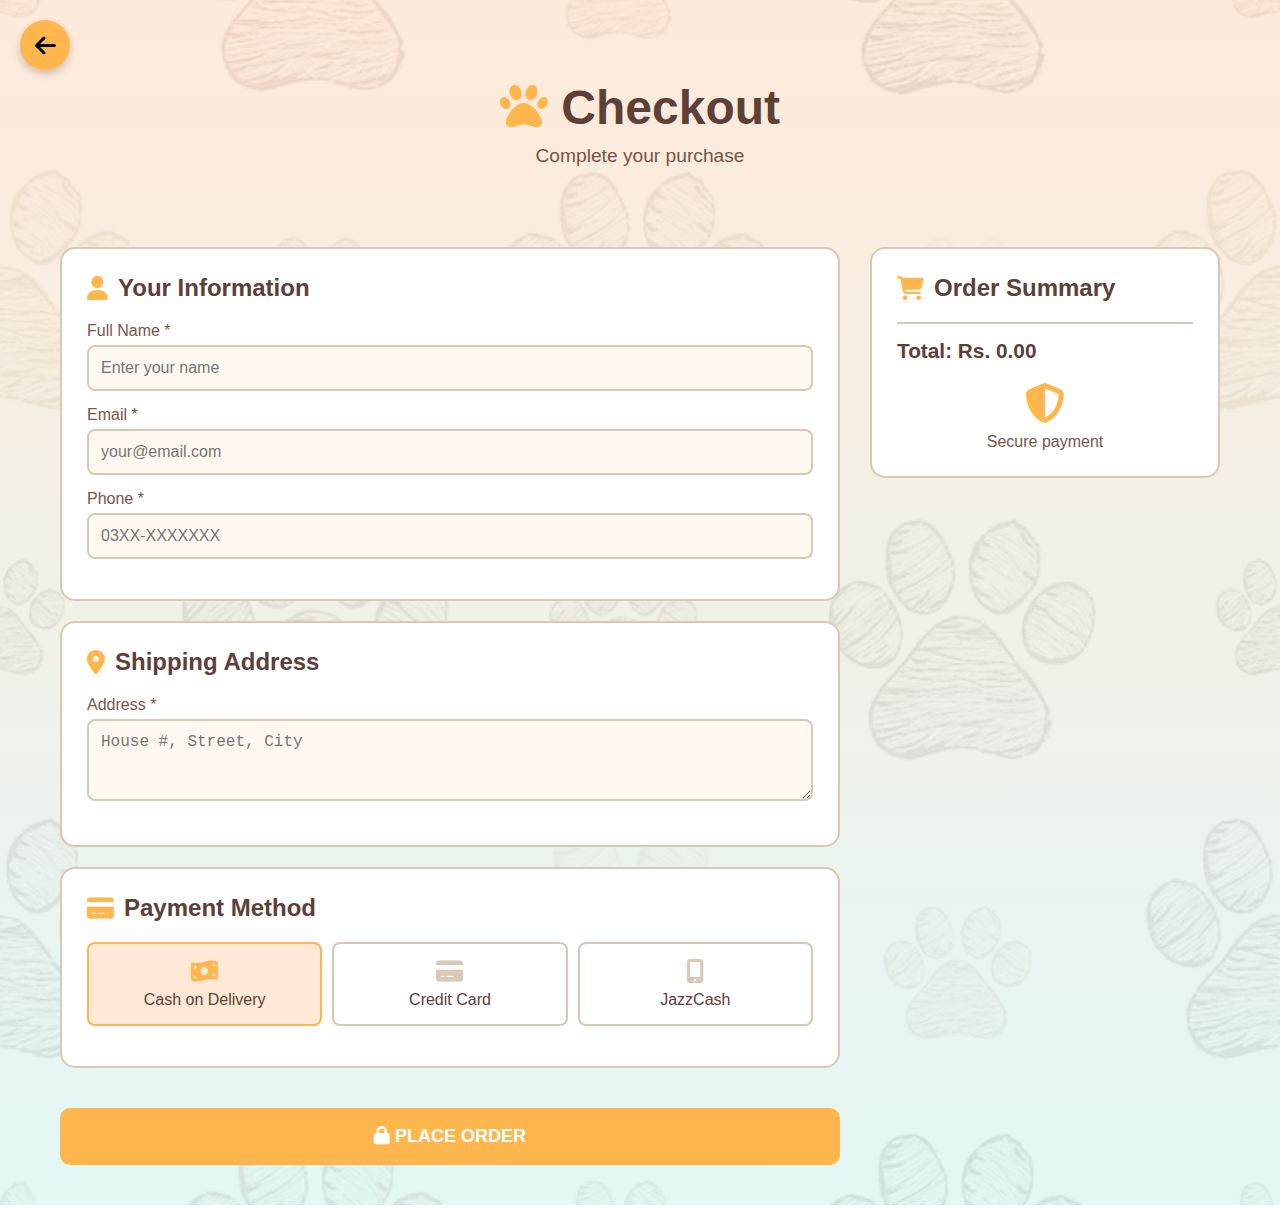
<file: checkout.html>
<!DOCTYPE html>
<html lang="en">
<head>
    <meta charset="UTF-8">
    <meta name="viewport" content="width=device-width, initial-scale=1.0">
    <title>BOLY-Checkout </title>
    <link rel="stylesheet" href="../css/checkout.css">
    <link rel="stylesheet" href="https://cdnjs.cloudflare.com/ajax/libs/font-awesome/6.4.0/css/all.min.css">
</head>
<body>
    <div class="container">
        <div class="header">
            <h1><i class="fas fa-paw"></i> Checkout</h1>
            <p>Complete your purchase</p>
        </div>

        <div class="checkout-wrapper">
            <div class="checkout-form">
                <div class="form-section">
                    <h2><i class="fas fa-user"></i> Your Information</h2>
                    <div class="form-group">
                        <label>Full Name *</label>
                        <input type="text" id="name" placeholder="Enter your name" required>
                    </div>
                    <div class="form-group">
                        <label>Email *</label>
                        <input type="email" id="email" placeholder="your@email.com" required>
                    </div>
                    <div class="form-group">
                        <label>Phone *</label>
                        <input type="tel" id="phone" placeholder="03XX-XXXXXXX" required>
                    </div>
                </div>

                <div class="form-section">
                    <h2><i class="fas fa-map-marker-alt"></i> Shipping Address</h2>
                    <div class="form-group">
                        <label>Address *</label>
                        <textarea id="address" rows="3" placeholder="House #, Street, City" required></textarea>
                    </div>
                </div>

                <div class="form-section">
                    <h2><i class="fas fa-credit-card"></i> Payment Method</h2>
                    <div class="payment-options">
                        <div class="payment-option active" onclick="selectPayment(this)">
                            <i class="fas fa-money-bill-wave"></i>
                            <div>Cash on Delivery</div>
                        </div>
                        <div class="payment-option" onclick="selectPayment(this)">
                            <i class="fas fa-credit-card"></i>
                            <div>Credit Card</div>
                        </div>
                        <div class="payment-option" onclick="selectPayment(this)">
                            <i class="fas fa-mobile-alt"></i>
                            <div>JazzCash</div>
                        </div>
                    </div>
                </div>

                <button class="btn-submit" onclick="placeOrder()">
                    <i class="fas fa-lock"></i> PLACE ORDER
                </button>
            </div>

            <div class="order-summary">
                <h2><i class="fas fa-shopping-cart"></i> Order Summary</h2>
                <div id="orderItems">
                  
                </div>
                <div class="total">
                    <span>Total:</span>
                    <span id="totalAmount">$0.00</span>
                </div>
                <div class="secure-info">
                    <i class="fas fa-shield-alt"></i>
                    <p>Secure payment</p>
                </div>
            </div>
        </div>
    </div>

    <div class="modal" id="successModal">
        <div class="modal-content">
            <div class="success-icon">
                <i class="fas fa-check-circle"></i>
            </div>
            <h2>ORDER PLACED SUCCESSFULLY! 🎉</h2>
            <p>Thank you for your purchase!</p>
            <div class="order-id">
                Order ID: <strong id="orderId">PET-2024-00123</strong>
            </div>
            
            <div class="countdown">
                <p>Redirecting to products page in <span id="countdown">10</span> seconds...</p>
            </div>
            
            <button class="btn-continue" onclick="goToProducts()">
                <i class="fas fa-shopping-bag"></i> Continue Shopping Now
            </button>
        </div>
    </div>
<a href="products.html" class="back-button">
    <i class="fas fa-arrow-left"></i>
</a>
    <script src="../js/checkout.js"></script>
</body>
</html>
</file>
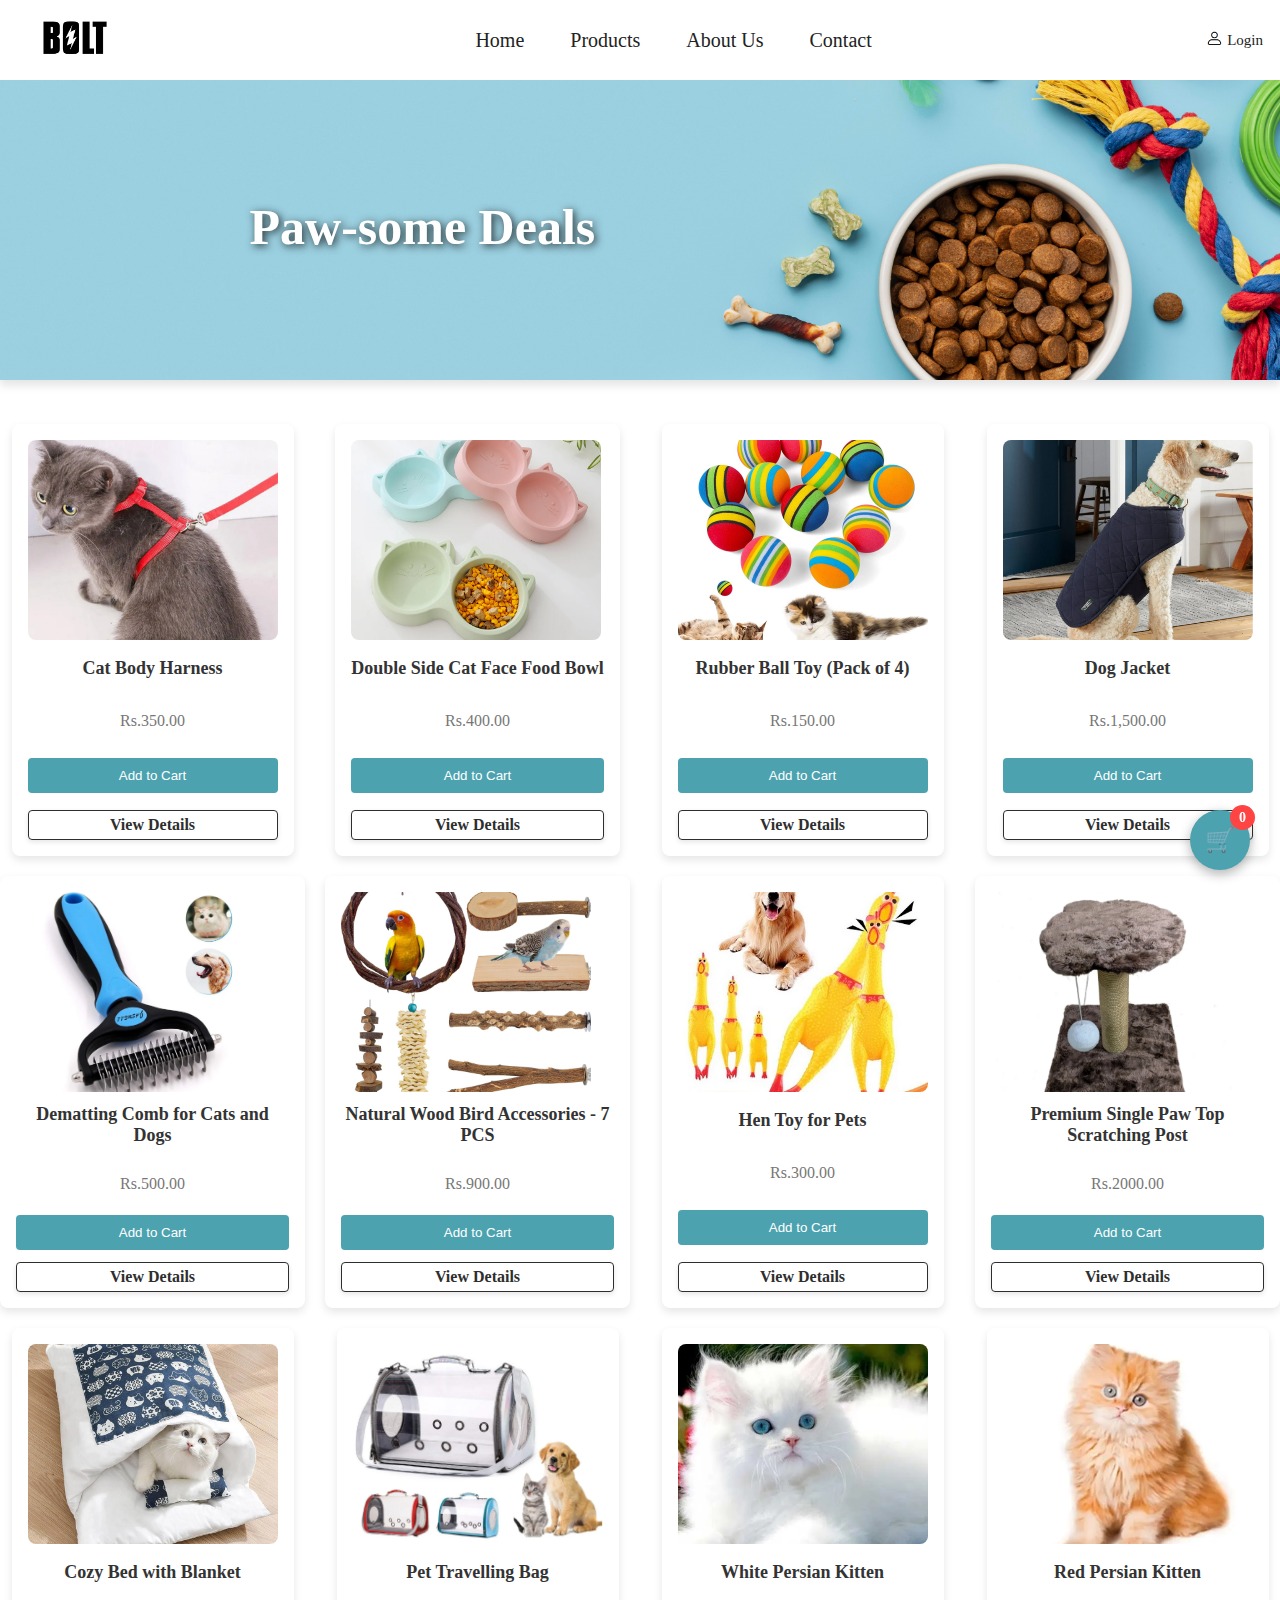
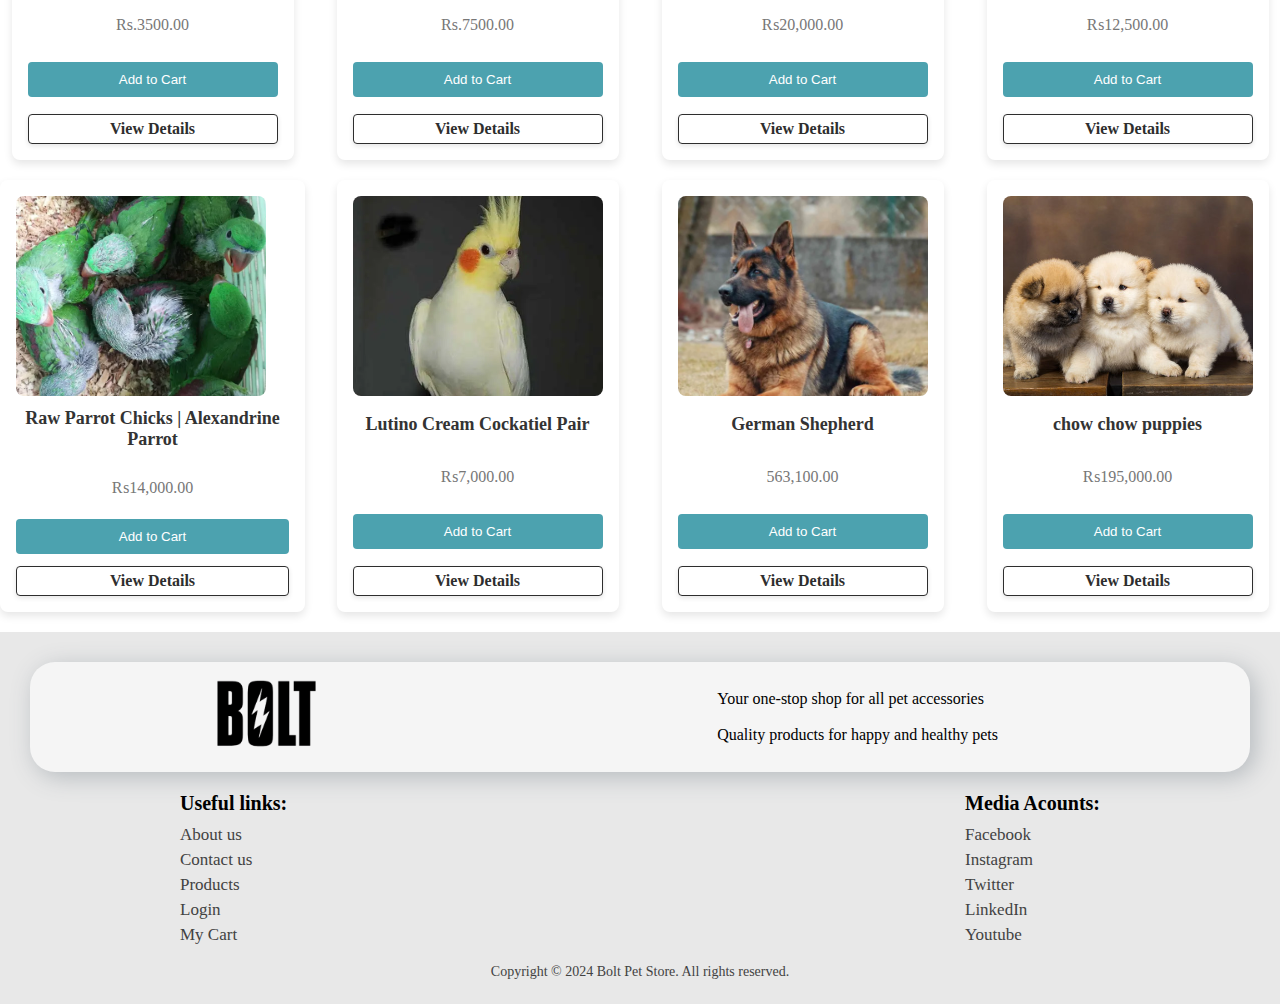
<file: product_details.html>
<!DOCTYPE html>
<html lang="en">
<head>
    <meta charset="UTF-8">
    <meta name="viewport" content="width=device-width, initial-scale=1.0">
    <title>BOLT-Product Details</title>
    <link rel="stylesheet" href="css/index.css">
    <link rel="stylesheet" href="css/product_details.css">
</head>
<body>
    <!-- Navbar Section -->
    <div id="navbar">
        <ul id="logo">
            <li><a href="index.html"><img src="img/logo.jpg" alt="LOGO" height="40px" width="70px"></a></li>
        </ul>
        <ul id="list">
            <li class="a"><a href="index.html" class="pages">Home</a></li>
            <li class="a"><a href="products.html" class="pages">Products</a></li>
            <li class="a"><a href="aboutus.html" class="pages">About Us</a></li>
            <li class="a"><a href="contact.html" class="pages">Contact</a></li>
        </ul>
        <ul id="loginlink">
            <li><a href="login.html"><img src="img/loginicon.png" alt="" id="loginimg"></a></li>
            <li><a href="login.html" id="login">Login</a></li>
           
        </ul>
    </div>

    <!-- Product Details Section -->    
    <div id="product-details-section">
        <div class="product-details-container">
            <div class="product-image-section">
                <img id="detail-product-image" src="" alt="Product Image">
            </div>
            
            <div class="product-info-section">
                <h1 id="detail-product-name">Product Name</h1>
                <p id="detail-product-price" class="product-price">Rs.0.00</p>
                <p id="detail-product-description" class="product-description">
                    Loading product details...
                </p>
                
                <div class="action-buttons">
                    <button id="add-to-cart-detail" class="add-to-cart-btn">Add to Cart</button>
                </div>
            </div>
        </div>
        
        
        
    </div>
<!-- Floating Cart Button -->
<div id="floating-cart-btn">
    🛒 <span id="cart-count">0</span>
</div>
<div id="cart-modal" class="modal-hidden">
    <div class="cart-modal-content">
        <div class="cart-header">
            <h2>Your Cart</h2>
            <button id="close-cart">&times;</button>
        </div>
        <div id="cart-items-container">
           
        </div>
        <div class="cart-footer">
            <div class="cart-total">
                <strong>Total: Rs.<span id="cart-total-price">0.00</span></strong>
            </div>
            <button id="checkout-btn" class="checkout-btn">Proceed to Checkout</button>
        </div>
    </div>
</div>
    <!-- Footer Section -->
    <footer>
        <div id="footertext">
            <img src="img/logo_no_background.png" alt="logo" id="footerlogo">
            <p id="footeraboutus">Your one-stop shop for all pet accessories <br><br>Quality products for happy and healthy pets</p>
        </div>
        <div id="footerlinks_div">      
            <div class="footercol">
                <div class="footerinsidelinks">                         
                    <p class="footercol_title">Useful links:</p>
                    <a href="aboutus.html" class="footerlinks">About us</a>
                    <a href="contact.html" class="footerlinks">Contact us</a>
                    <a href="products.html" class="footerlinks">Products</a>
                    <a href="login.html" class="footerlinks">Login</a>
                    <a href="cart.html" class="footerlinks">My Cart</a>
                </div>
            </div>
            <div class="footercol">
                <div class="footerinsidelinks">
                    <p class="footercol_title">Media Accounts:</p>
                    <a href="https://www.facebook.com/" class="footerlinks" target="_blank">Facebook</a>
                    <a href="https://www.instagram.com/" class="footerlinks" target="_blank">Instagram</a>
                    <a href="https://x.com/" class="footerlinks" target="_blank">Twitter</a>
                    <a href="https://www.linkedin.com/" class="footerlinks" target="_blank">LinkedIn</a>
                    <a href="https://www.youtube.com/" class="footerlinks" target="_blank">Youtube</a>
                </div>
            </div>
        </div>
        <p id="copyright">Copyright © 2024 Bolt Pet Store. All rights reserved.</p>
    </footer>

    <script src="js/product_details.js"></script>
   
    <script src="js/cart.js"></script> 
</body>
</html>
</file>
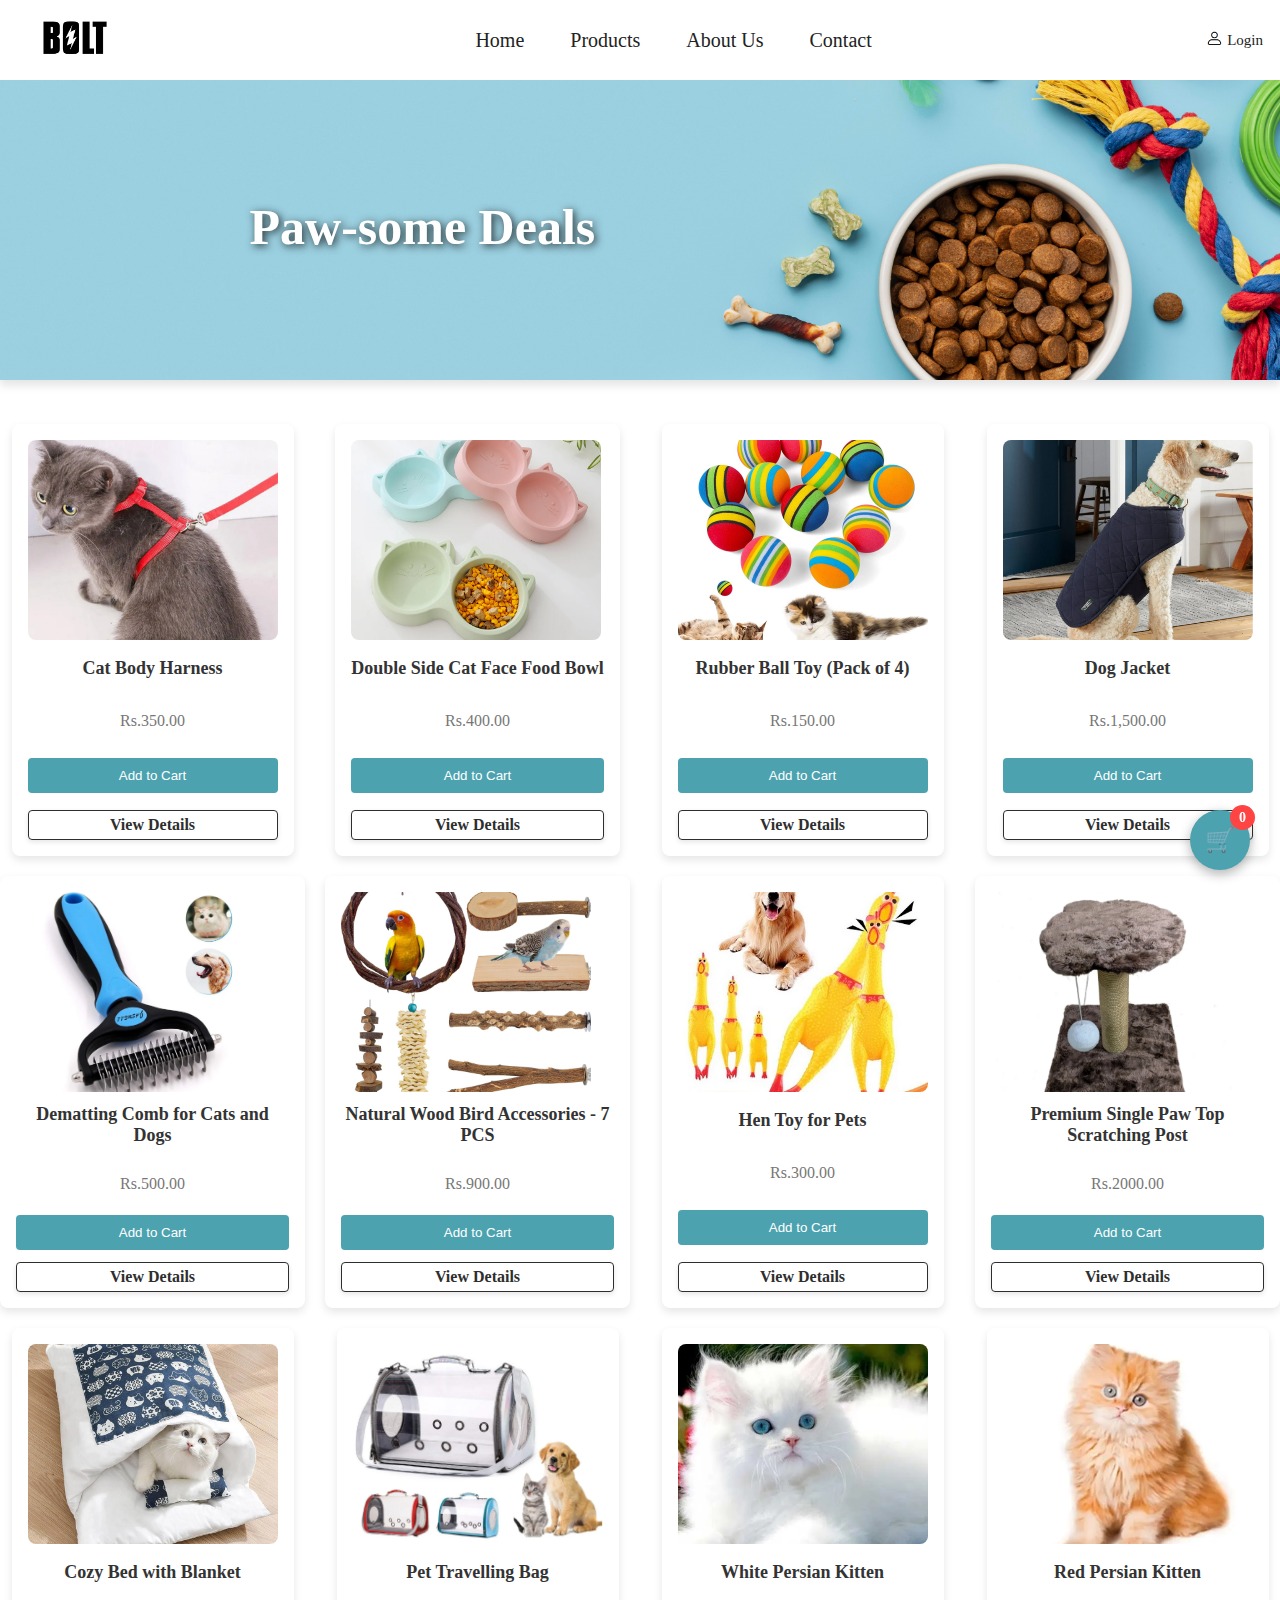
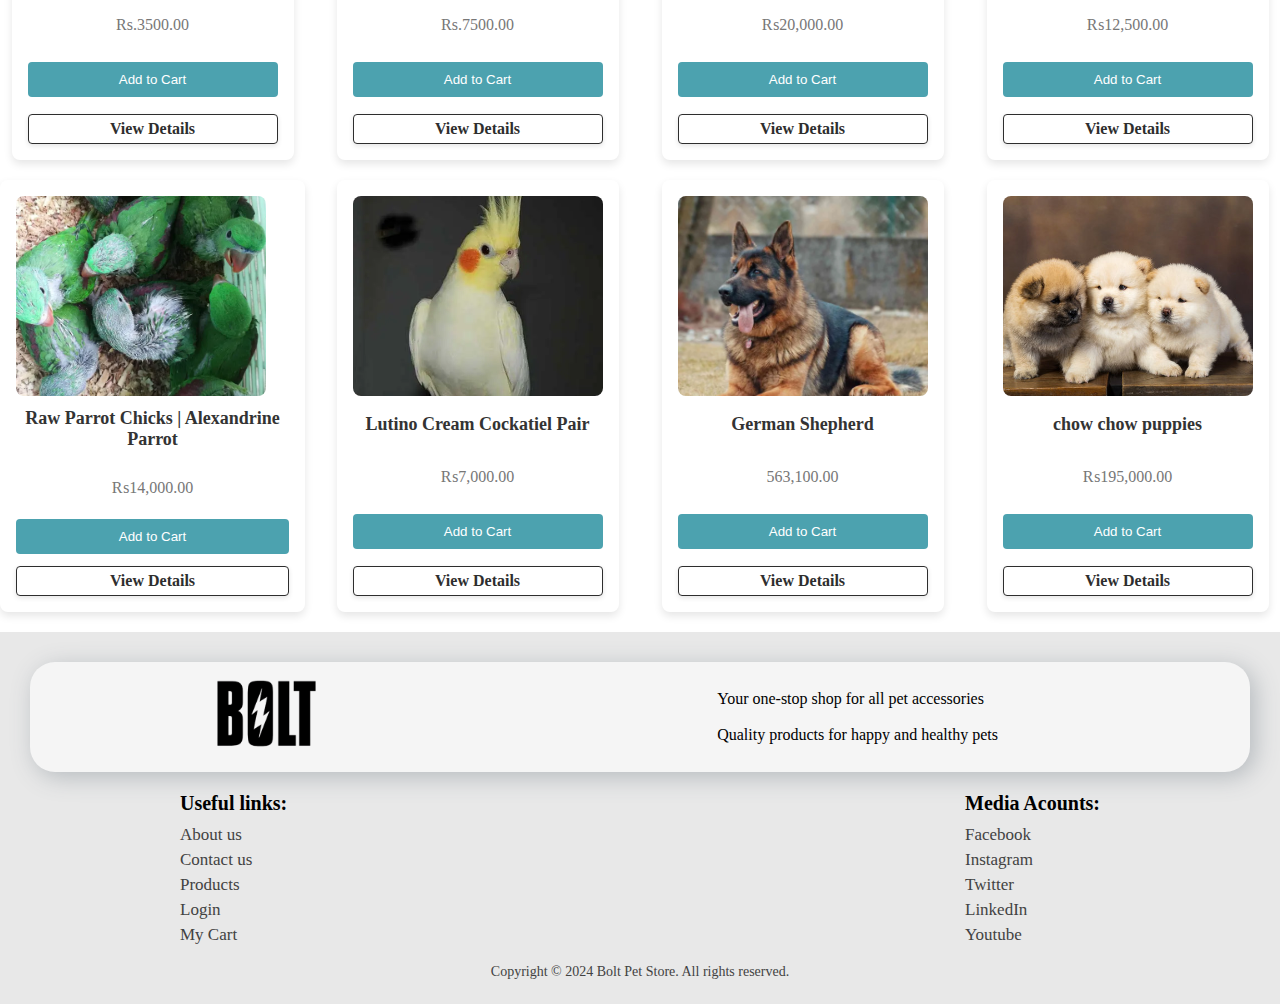
<file: products.html>
<!DOCTYPE html>
<html lang="en">
<head>
    <meta charset="UTF-8">
    <meta name="viewport" content="width=device-width, initial-scale=1.0">
    <title>BOLT-Products</title>
    <link rel="stylesheet" href="../css/index.css">
    <link rel="stylesheet" href="../css/products.css">
</head>
<body>
      <!-- Navbar Section -->
        <div id="navbar">
        <ul id="logo">
            <li > <a href="index.html" ><img src="../img/logo.jpg" alt="LOGO" height="40px" width="70px" ></a></li>
        </ul>
        <ul id="list">
            <li class="a" ><a href="index.html" class="pages"> Home</a></li>
            <li class="a"> <a href="products.html" class="pages">Products</a></li>
            <li class="a"><a href="aboutus.html" class="pages">About Us</a></li>
            <li class="a"><a href="contact.html"class="pages"> Contact</a></li>
            
        
        </ul>
        <ul id="loginlink">
        <li>  <a href="login.html"> <img src="../img/loginicon.png" alt="" id="loginimg"></a></li>
            <li><a href="login.html" id="login">Login</a></li>
            
        </ul>

        </div>
        <!-- Products Section -->
         <div id="banner_section">
         <img src="../img/producttopimg.jpg" alt="Products Banner" id="products_banner">
         <p id="shopnow">Paw-some Deals</p>
         </div>
        <div id="products_section">
    <div id="products_container">
        <div class="product_card" data-product-id="1">
            <img src="../img/product1.webp" alt="Product 1" class="product_image" data-product-id="1">
            <h3 class="product_name" data-product-id="1">Cat Body Harness</h3>
            <p class="product_price" data-product-id="1">Rs.350.00</p>
            <button class="add_to_cart_button" data-product-id="1">Add to Cart</button>
            <a href="product_details.html" class="product_details_link" data-product-id="1">View Details</a>
        </div>
        <div class="product_card" data-product-id="2">
            <img src="../img/product2.webp" alt="Product 2" class="product_image" data-product-id="2">
            <h3 class="product_name" data-product-id="2">Double Side Cat Face Food Bowl</h3>
            <p class="product_price" data-product-id="2">Rs.400.00</p>
            <button class="add_to_cart_button" data-product-id="2">Add to Cart</button>
            <a href="product_details.html" class="product_details_link" data-product-id="2">View Details</a>
        </div>
        <div class="product_card" data-product-id="3">
            <img src="../img/product3.jpg" alt="Product 3" class="product_image" data-product-id="3">
            <h3 class="product_name" data-product-id="3">Rubber Ball Toy (Pack of 4)</h3>
            <p class="product_price" data-product-id="3">Rs.150.00</p>
            <button class="add_to_cart_button" data-product-id="3">Add to Cart</button>
            <a href="product_details.html" class="product_details_link" data-product-id="3">View Details</a>
        </div>
        <div class="product_card" data-product-id="4">
            <img src="../img/product4.webp" alt="Product 4" class="product_image" data-product-id="4">
            <h3 class="product_name" data-product-id="4">Dog Jacket</h3>
            <p class="product_price" data-product-id="4">Rs.1,500.00</p>
            <button class="add_to_cart_button" data-product-id="4">Add to Cart</button>
            <a href="product_details.html" class="product_details_link" data-product-id="4">View Details</a>
        </div>
        <div class="product_card" data-product-id="5">
            <img src="../img/product5.webp" alt="Product 5" class="product_image" data-product-id="5">
            <h3 class="product_name" data-product-id="5">Dematting Comb for Cats and Dogs</h3>    
            <p class="product_price" data-product-id="5">Rs.500.00</p>
            <button class="add_to_cart_button" data-product-id="5">Add to Cart</button>
            <a href="product_details.html" class="product_details_link" data-product-id="5">View Details</a>
        </div>
        <div class="product_card" data-product-id="6">
            <img src="../img/product6.jpg" alt="Product 6" class="product_image" data-product-id="6">
            <h3 class="product_name" data-product-id="6">Natural Wood Bird Accessories - 7 PCS</h3>  
            <p class="product_price" data-product-id="6">Rs.900.00</p>
            <button class="add_to_cart_button" data-product-id="6">Add to Cart</button>
            <a href="product_details.html" class="product_details_link" data-product-id="6">View Details</a>
        </div>
        <div class="product_card" data-product-id="7">
            <img src="../img/product7.webp" alt="Product 7" class="product_image" data-product-id="7">
            <h3 class="product_name" data-product-id="7">Hen Toy for Pets</h3>  
            <p class="product_price" data-product-id="7">Rs.300.00</p>
            <button class="add_to_cart_button" data-product-id="7">Add to Cart</button>
            <a href="product_details.html" class="product_details_link" data-product-id="7">View Details</a>
        </div>
        <div class="product_card" data-product-id="8">
            <img src="../img/product8.webp" alt="Product 8" class="product_image" data-product-id="8">
            <h3 class="product_name" data-product-id="8">Premium Single Paw Top Scratching Post</h3>
            <p class="product_price" data-product-id="8">Rs.2000.00</p>
            <button class="add_to_cart_button" data-product-id="8">Add to Cart</button>
            <a href="product_details.html" class="product_details_link" data-product-id="8">View Details</a>
        </div>
        <div class="product_card" data-product-id="9">
            <img src="../img/product9.webp" alt="Product 9" class="product_image" data-product-id="9">
            <h3 class="product_name" data-product-id="9">Cozy Bed with Blanket</h3>
            <p class="product_price" data-product-id="9">Rs.3500.00</p>
            <button class="add_to_cart_button" data-product-id="9">Add to Cart</button>
            <a href="product_details.html" class="product_details_link" data-product-id="9">View Details</a>
        </div>
        <div class="product_card" data-product-id="10">
            <img src="../img/product10.webp" alt="Product 10" class="product_image" data-product-id="10">
            <h3 class="product_name" data-product-id="10">Pet Travelling Bag</h3>
            <p class="product_price" data-product-id="10">Rs.7500.00</p>
            <button class="add_to_cart_button" data-product-id="10">Add to Cart</button>
            <a href="product_details.html" class="product_details_link" data-product-id="10">View Details</a>
        </div>
        <div class="product_card" data-product-id="11">
            <img src="../img/product11.webp" alt="Product 11" class="product_image" data-product-id="11">
            <h3 class="product_name" data-product-id="11">White Persian Kitten</h3>
            <p class="product_price" data-product-id="11">₨20,000.00</p>
            <button class="add_to_cart_button" data-product-id="11">Add to Cart</button>
            <a href="product_details.html" class="product_details_link" data-product-id="11">View Details</a>
            </div>
            <div class="product_card" data-product-id="12"> 
            <img src="../img/product12.webp" alt="Product 12" class="product_image" data-product-id="12">
            <h3 class="product_name" data-product-id="12">Red Persian Kitten</h3>
            <p class="product_price" data-product-id="12">₨12,500.00</p>
            <button class="add_to_cart_button" data-product-id="12">Add to Cart</button>
            <a href="product_details.html" class="product_details_link" data-product-id="12">View Details</a>
    </div>
    <div class="product_card" data-product-id="13">
            <img src="../img/product13.webp" alt="Product 13" class="product_image" data-product-id="13">
            <h3 class="product_name" data-product-id="13">Raw Parrot Chicks | Alexandrine Parrot</h3>
            <p class="product_price" data-product-id="13">₨14,000.00</p>
            <button class="add_to_cart_button" data-product-id="13">Add to Cart</button>
            <a href="product_details.html" class="product_details_link" data-product-id="13">View Details</a>
        </div>
        <div class="product_card" data-product-id="14">
            <img src="../img/product14.webp" alt="Product 14" class="product_image" data-product-id="14">
            <h3 class="product_name" data-product-id="14">Lutino Cream Cockatiel Pair</h3>
            <p class="product_price" data-product-id="14">₨7,000.00</p>
            <button class="add_to_cart_button" data-product-id="14">Add to Cart</button>
            <a href="product_details.html" class="product_details_link" data-product-id="14">View Details</a>
            </div>
            <div class="product_card" data-product-id="15">
            <img src="../img/product15.webp" alt="Product 15" class="product_image" data-product-id="15">
            <h3 class="product_name" data-product-id="15">German Shepherd</h3>
            <p class="product_price" data-product-id="15">563,100.00</p>
            <button class="add_to_cart_button" data-product-id="15">Add to Cart</button>
            <a href="product_details.html" class="product_details_link" data-product-id="15">View Details</a>
            </div>
            <div class="product_card" data-product-id="16">
            <img src="../img/product16.jpg" alt="Product 16" class="product_image" data-product-id="16">
            <h3 class="product_name" data-product-id="16">chow chow puppies</h3>
            <p class="product_price" data-product-id="16">₨195,000.00</p>
            <button class="add_to_cart_button" data-product-id="16">Add to Cart</button>
            <a href="product_details.html" class="product_details_link" data-product-id="16">View Details</a>
            </div></div>
</div>
<!-- Floating Cart Button -->
<div id="floating-cart-btn">
    🛒 <span id="cart-count">0</span>
</div>


<div id="cart-modal" class="modal-hidden">
    <div class="cart-modal-content">
        <div class="cart-header">
            <h2>Your Cart</h2>
            <button id="close-cart">&times;</button>
        </div>
        <div id="cart-items-container">
            
        </div>
        <div class="cart-footer">
            <div class="cart-total">
                <strong>Total: Rs.<span id="cart-total-price">0.00</span></strong>
            </div>
            <button id="checkout-btn" class="checkout-btn">Proceed to Checkout</button>
        </div>
    </div>
</div>
         <!-- Footer Section -->
                <footer position="bottom">
                    <div id="footertext">
                        <img src="../img/logo_no_background.png" alt="logo"id="footerlogo">
                    <p id="footeraboutus">Your one-stop shop for all pet accessories <br><br>Quality products for happy and healthy pets</p>
                    </div>
                    <div id="footerlinks_div">      
                        <div class="footercol">
                            <div class="footerinsidelinks">                         
                    <p  class="footercol_title">Useful links:</p>
                    
                     <a href="aboutus.html" class="footerlinks">About us</a>
                     <a href="contact.html" class="footerlinks">Contact us</a>
                     <a href="products.html" class="footerlinks">Products</a>
                     <a href="login.html" class="footerlinks">Login</a>
                     <a href="cart.html" class="footerlinks">My Cart</a>
                     </div>
                    </div>
                    <div class="footercol">
  <div class="footerinsidelinks">
                        <p  class="footercol_title">Media Acounts:</p>
                      
                          <a href="https://www.facebook.com/" class="footerlinks" target="_blank">Facebook</a>
                         <a href="https://www.instagram.com/" class="footerlinks" target="_blank">Instagram</a>
                      <a href="https://x.com/" class="footerlinks" target="_blank">Twitter</a>
                        <a href="https://www.linkedin.com/" class="footerlinks" target="_blank">LinkedIn</a>
                        <a href="https://www.youtube.com/" class="footerlinks" target="_blank">Youtube</a>
                      </div>
                        </div>
                        </div>
                        
                    <p id="copyright">Copyright © 2024 Bolt Pet Store. All rights reserved.</p>
                    
                    </footer>
                   <script src="../js/index.js"></script>
                   <script src="../js/products.js"></script>
                   <script src="../js/product_details.js"></script>
    <script src="../js/cart.js"></script> 
</body>
</html>
</file>
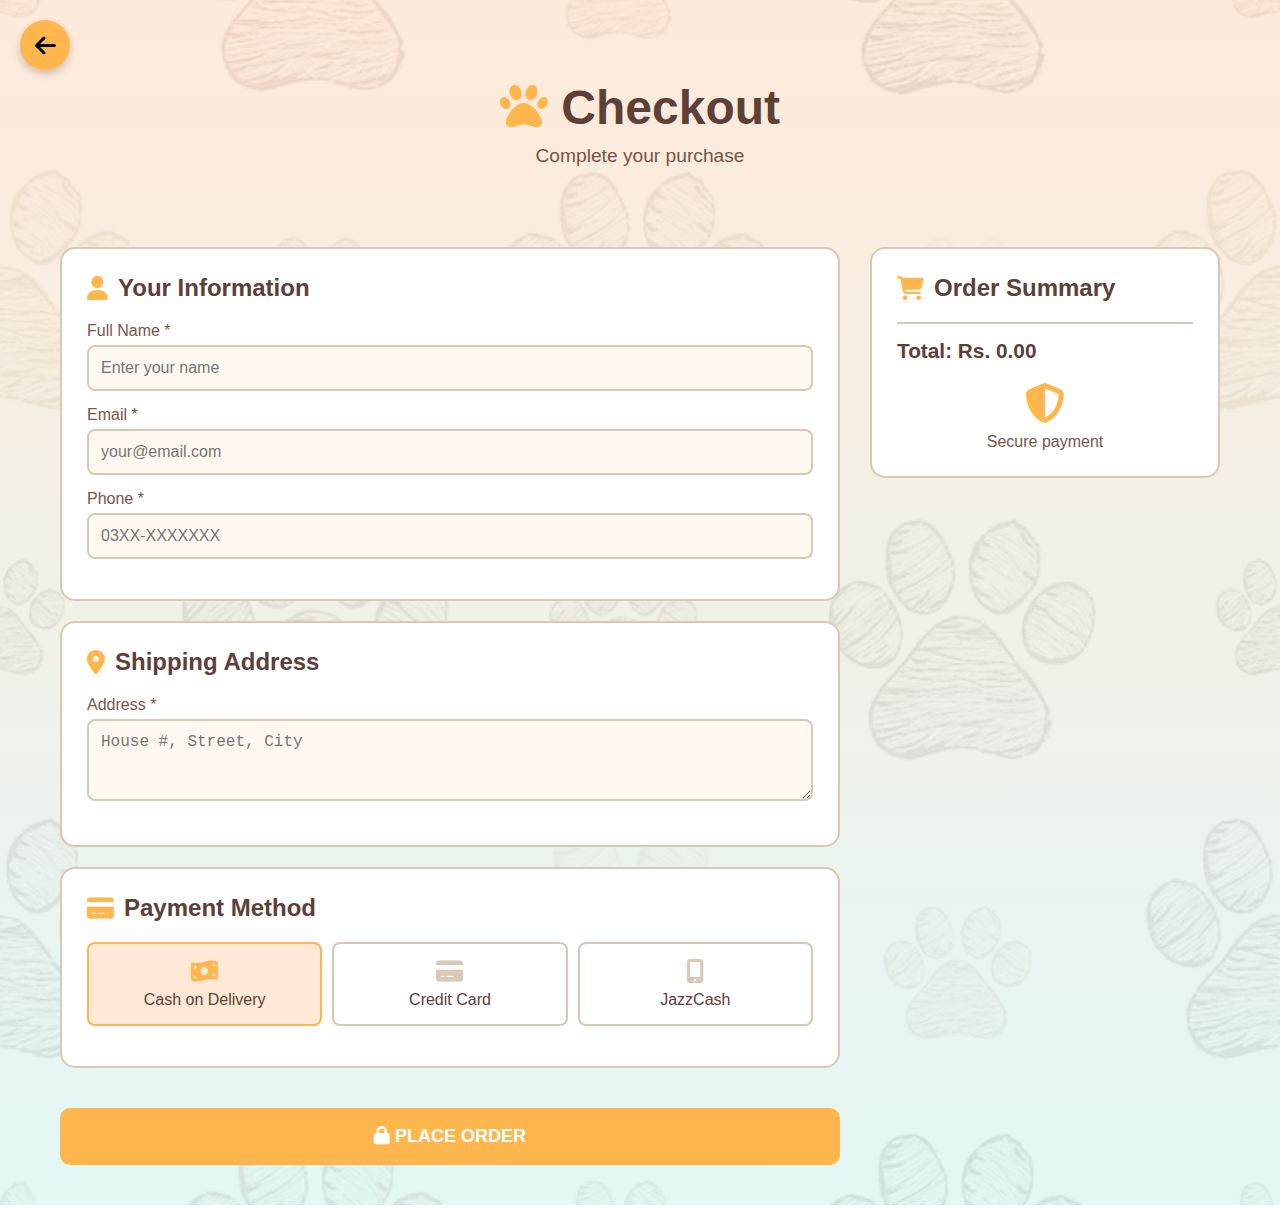
<file: html/checkout.html>
<!DOCTYPE html>
<html lang="en">
<head>
    <meta charset="UTF-8">
    <meta name="viewport" content="width=device-width, initial-scale=1.0">
    <title>BOLY-Checkout </title>
    <link rel="stylesheet" href="../css/checkout.css">
    <link rel="stylesheet" href="https://cdnjs.cloudflare.com/ajax/libs/font-awesome/6.4.0/css/all.min.css">
</head>
<body>
    <div class="container">
        <div class="header">
            <h1><i class="fas fa-paw"></i> Checkout</h1>
            <p>Complete your purchase</p>
        </div>

        <div class="checkout-wrapper">
            <div class="checkout-form">
                <div class="form-section">
                    <h2><i class="fas fa-user"></i> Your Information</h2>
                    <div class="form-group">
                        <label>Full Name *</label>
                        <input type="text" id="name" placeholder="Enter your name" required>
                    </div>
                    <div class="form-group">
                        <label>Email *</label>
                        <input type="email" id="email" placeholder="your@email.com" required>
                    </div>
                    <div class="form-group">
                        <label>Phone *</label>
                        <input type="tel" id="phone" placeholder="03XX-XXXXXXX" required>
                    </div>
                </div>

                <div class="form-section">
                    <h2><i class="fas fa-map-marker-alt"></i> Shipping Address</h2>
                    <div class="form-group">
                        <label>Address *</label>
                        <textarea id="address" rows="3" placeholder="House #, Street, City" required></textarea>
                    </div>
                </div>

                <div class="form-section">
                    <h2><i class="fas fa-credit-card"></i> Payment Method</h2>
                    <div class="payment-options">
                        <div class="payment-option active" onclick="selectPayment(this)">
                            <i class="fas fa-money-bill-wave"></i>
                            <div>Cash on Delivery</div>
                        </div>
                        <div class="payment-option" onclick="selectPayment(this)">
                            <i class="fas fa-credit-card"></i>
                            <div>Credit Card</div>
                        </div>
                        <div class="payment-option" onclick="selectPayment(this)">
                            <i class="fas fa-mobile-alt"></i>
                            <div>JazzCash</div>
                        </div>
                    </div>
                </div>

                <button class="btn-submit" onclick="placeOrder()">
                    <i class="fas fa-lock"></i> PLACE ORDER
                </button>
            </div>

            <div class="order-summary">
                <h2><i class="fas fa-shopping-cart"></i> Order Summary</h2>
                <div id="orderItems">
                  
                </div>
                <div class="total">
                    <span>Total:</span>
                    <span id="totalAmount">$0.00</span>
                </div>
                <div class="secure-info">
                    <i class="fas fa-shield-alt"></i>
                    <p>Secure payment</p>
                </div>
            </div>
        </div>
    </div>

    <div class="modal" id="successModal">
        <div class="modal-content">
            <div class="success-icon">
                <i class="fas fa-check-circle"></i>
            </div>
            <h2>ORDER PLACED SUCCESSFULLY! 🎉</h2>
            <p>Thank you for your purchase!</p>
            <div class="order-id">
                Order ID: <strong id="orderId">PET-2024-00123</strong>
            </div>
            
            <div class="countdown">
                <p>Redirecting to products page in <span id="countdown">10</span> seconds...</p>
            </div>
            
            <button class="btn-continue" onclick="goToProducts()">
                <i class="fas fa-shopping-bag"></i> Continue Shopping Now
            </button>
        </div>
    </div>
<a href="../html/products.html" class="back-button">
    <i class="fas fa-arrow-left"></i>
</a>
    <script src="../js/checkout.js"></script>
</body>
</html>
</file>
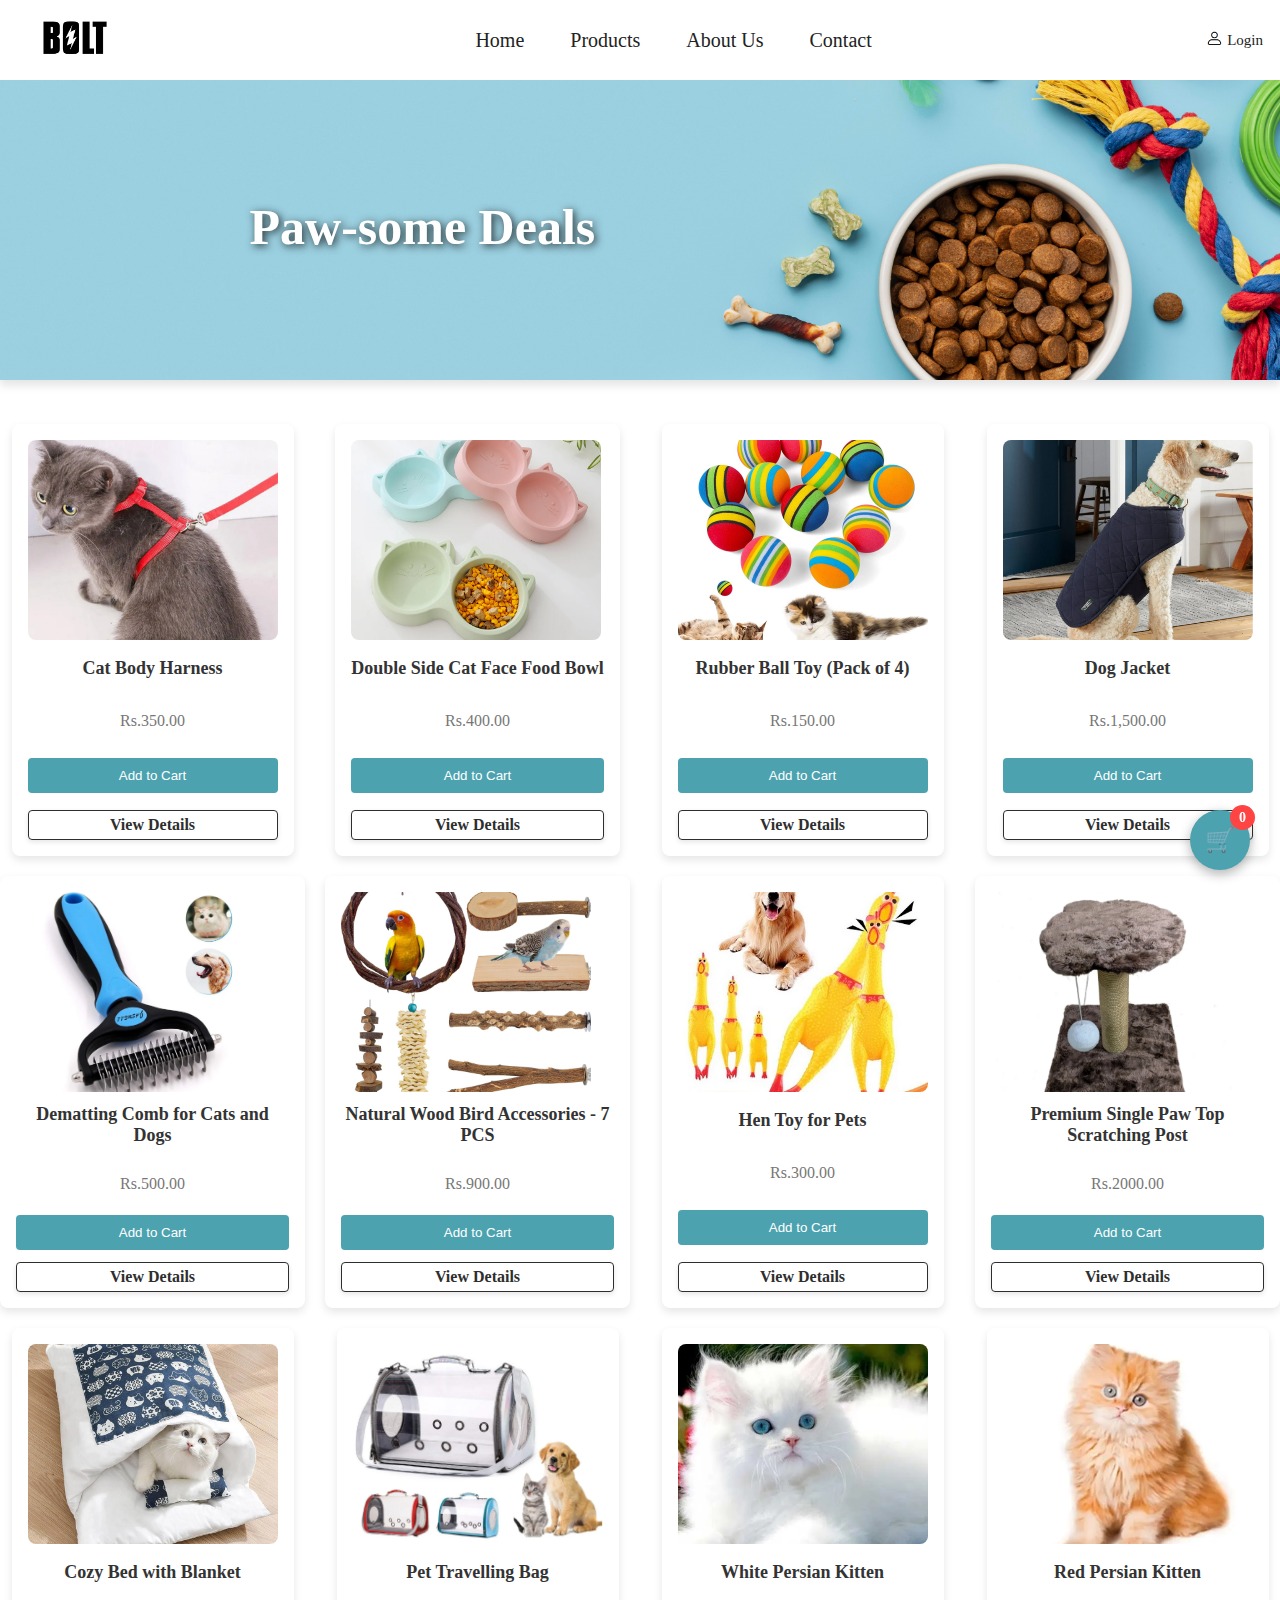
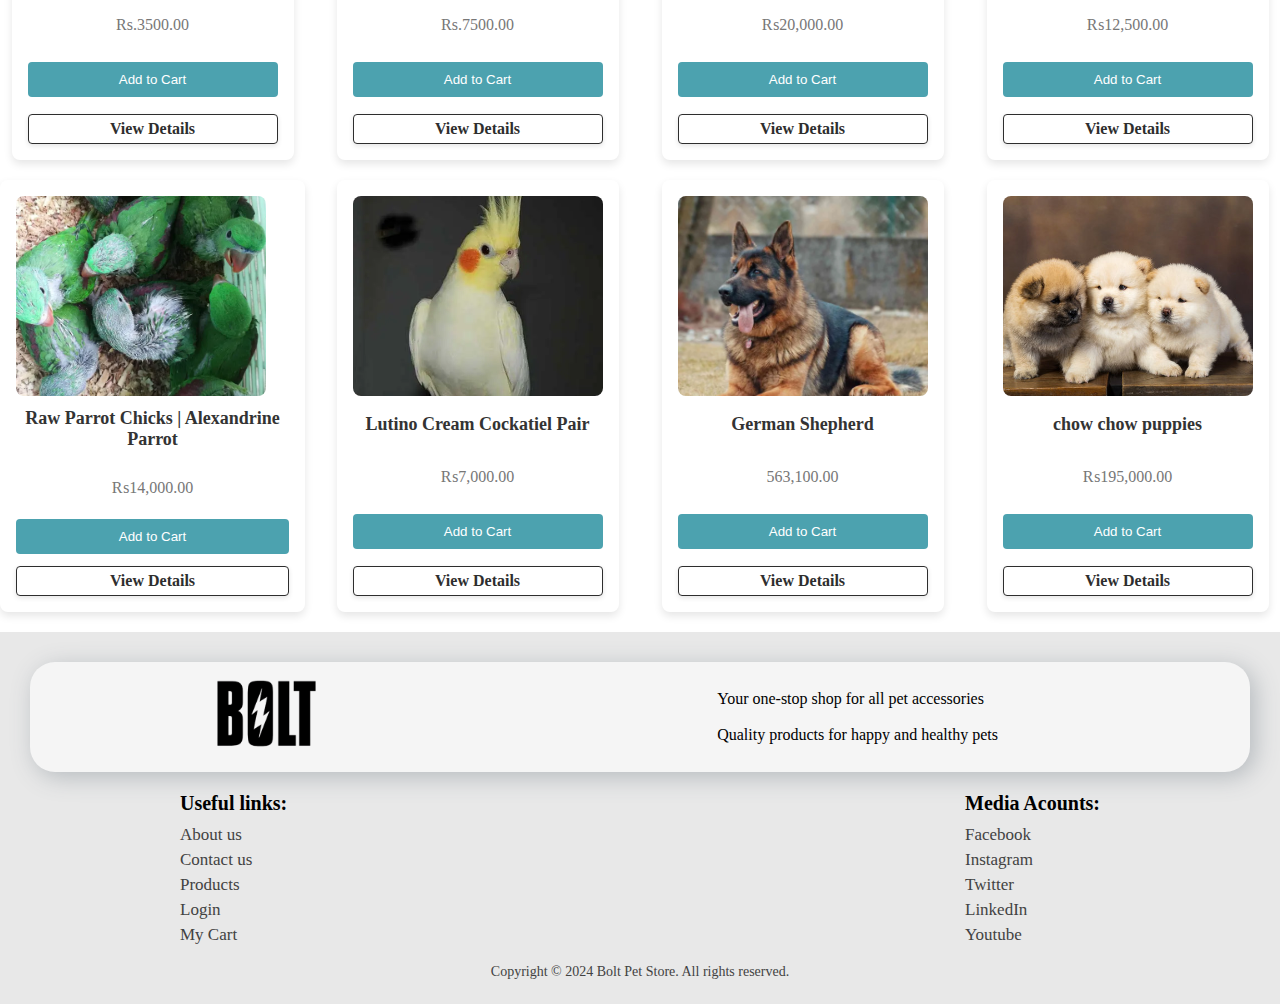
<file: html/product_details.html>
<!DOCTYPE html>
<html lang="en">
<head>
    <meta charset="UTF-8">
    <meta name="viewport" content="width=device-width, initial-scale=1.0">
    <title>BOLT-Product Details</title>
    <link rel="stylesheet" href="../css/index.css">
    <link rel="stylesheet" href="../css/product_details.css">
</head>
<body>
    <!-- Navbar Section -->
    <div id="navbar">
        <ul id="logo">
            <li><a href="index.html"><img src="../img/logo.jpg" alt="LOGO" height="40px" width="70px"></a></li>
        </ul>
        <ul id="list">
            <li class="a"><a href="index.html" class="pages">Home</a></li>
            <li class="a"><a href="products.html" class="pages">Products</a></li>
            <li class="a"><a href="aboutus.html" class="pages">About Us</a></li>
            <li class="a"><a href="contact.html" class="pages">Contact</a></li>
        </ul>
        <ul id="loginlink">
            <li><a href="login.html"><img src="../img/loginicon.png" alt="" id="loginimg"></a></li>
            <li><a href="login.html" id="login">Login</a></li>
           
        </ul>
    </div>

    <!-- Product Details Section -->    
    <div id="product-details-section">
        <div class="product-details-container">
            <div class="product-image-section">
                <img id="detail-product-image" src="" alt="Product Image">
            </div>
            
            <div class="product-info-section">
                <h1 id="detail-product-name">Product Name</h1>
                <p id="detail-product-price" class="product-price">Rs.0.00</p>
                <p id="detail-product-description" class="product-description">
                    Loading product details...
                </p>
                
                <div class="action-buttons">
                    <button id="add-to-cart-detail" class="add-to-cart-btn">Add to Cart</button>
                </div>
            </div>
        </div>
        
        
        
    </div>
<!-- Floating Cart Button -->
<div id="floating-cart-btn">
    🛒 <span id="cart-count">0</span>
</div>
<div id="cart-modal" class="modal-hidden">
    <div class="cart-modal-content">
        <div class="cart-header">
            <h2>Your Cart</h2>
            <button id="close-cart">&times;</button>
        </div>
        <div id="cart-items-container">
           
        </div>
        <div class="cart-footer">
            <div class="cart-total">
                <strong>Total: Rs.<span id="cart-total-price">0.00</span></strong>
            </div>
            <button id="checkout-btn" class="checkout-btn">Proceed to Checkout</button>
        </div>
    </div>
</div>
    <!-- Footer Section -->
    <footer>
        <div id="footertext">
            <img src="../img/logo_no_background.png" alt="logo" id="footerlogo">
            <p id="footeraboutus">Your one-stop shop for all pet accessories <br><br>Quality products for happy and healthy pets</p>
        </div>
        <div id="footerlinks_div">      
            <div class="footercol">
                <div class="footerinsidelinks">                         
                    <p class="footercol_title">Useful links:</p>
                    <a href="aboutus.html" class="footerlinks">About us</a>
                    <a href="contact.html" class="footerlinks">Contact us</a>
                    <a href="products.html" class="footerlinks">Products</a>
                    <a href="login.html" class="footerlinks">Login</a>
                    <a href="cart.html" class="footerlinks">My Cart</a>
                </div>
            </div>
            <div class="footercol">
                <div class="footerinsidelinks">
                    <p class="footercol_title">Media Accounts:</p>
                    <a href="https://www.facebook.com/" class="footerlinks" target="_blank">Facebook</a>
                    <a href="https://www.instagram.com/" class="footerlinks" target="_blank">Instagram</a>
                    <a href="https://x.com/" class="footerlinks" target="_blank">Twitter</a>
                    <a href="https://www.linkedin.com/" class="footerlinks" target="_blank">LinkedIn</a>
                    <a href="https://www.youtube.com/" class="footerlinks" target="_blank">Youtube</a>
                </div>
            </div>
        </div>
        <p id="copyright">Copyright © 2024 Bolt Pet Store. All rights reserved.</p>
    </footer>

    <script src="../js/product_details.js"></script>
   
    <script src="../js/cart.js"></script> 
</body>
</html>
</file>
<file: css/checkout.css>
* {
    margin: 0;
    padding: 0;
    box-sizing: border-box;
}

body {
    font-family: 'Segoe UI', Tahoma, Geneva, Verdana, sans-serif;
    color: #5D4037;
    min-height: 100vh;
    
    background: 
        linear-gradient(rgba(255, 232, 214, 0.9), rgba(224, 247, 244, 0.9)),
        url('../img/pawsCheckout.png') no-repeat center center fixed;
    
    background-size: cover;
    padding: 20px;
}

.container {
    max-width: 1200px;
    margin: 0 auto;
    padding: 20px;
}

.header {
    text-align: center;
    padding: 40px 0;
    margin-bottom: 40px;
}

.header h1 {
    font-size: 3em;
    color: #5D4037;
    margin-bottom: 10px;
}

.header h1 i {
    color: #FFB74D;
}

.header p {
    color: #795548;
    font-size: 1.2em;
}

.checkout-wrapper {
    display: grid;
    grid-template-columns: 1fr 350px;
    gap: 30px;
}

.form-section {
    background: white;
    padding: 25px;
    border-radius: 15px;
    margin-bottom: 20px;
    border: 2px solid #D7C9B6;
}

h2 {
    color: #5D4037;
    margin-bottom: 20px;
    display: flex;
    align-items: center;
    gap: 10px;
}

h2 i {
    color: #FFB74D;
}

.form-group {
    margin-bottom: 15px;
}

label {
    display: block;
    margin-bottom: 5px;
    color: #795548;
    font-weight: 500;
}

input, textarea {
    width: 100%;
    padding: 12px;
    border: 2px solid #D7C9B6;
    border-radius: 8px;
    font-size: 16px;
    background: #FFF8F0;
    color: #5D4037;
}

.payment-options {
    display: flex;
    flex-wrap: wrap;
    gap: 10px;
    margin: 15px 0;
}

.payment-option {
    flex: 1;
    min-width: 120px;
    padding: 15px;
    border: 2px solid #D7C9B6;
    border-radius: 8px;
    text-align: center;
    cursor: pointer;
    background: white;
}

.payment-option.active {
    border-color: #FFB74D;
    background: #FFE8D6;
}

.payment-option i {
    font-size: 24px;
    color: #D7C9B6;
    margin-bottom: 8px;
}

.payment-option.active i {
    color: #FFB74D;
}

.order-summary {
    background: white;
    padding: 25px;
    border-radius: 15px;
    border: 2px solid #D7C9B6;
    height: fit-content;
}

.order-item {
    display: flex;
    justify-content: space-between;
    padding: 10px 0;
    border-bottom: 1px dashed #D7C9B6;
}

.total {
    font-size: 1.3em;
    font-weight: bold;
    color: #5D4037;
    padding-top: 15px;
    margin-top: 15px;
    border-top: 2px solid #D7C9B6;
}

.secure-info {
    text-align: center;
    margin-top: 20px;
    color: #795548;
}

.secure-info i {
    font-size: 40px;
    color: #FFB74D;
    margin-bottom: 10px;
}

.btn-submit {
    width: 100%;
    padding: 18px;
    background: #FFB74D;
    color: white;
    border: none;
    border-radius: 10px;
    font-size: 18px;
    font-weight: bold;
    cursor: pointer;
    margin-top: 20px;
}

.btn-submit:hover {
    background: #FF9800;
}

.modal {
    display: none;
    position: fixed;
    top: 0;
    left: 0;
    width: 100%;
    height: 100%;
    background: rgba(0, 0, 0, 0.8);
    z-index: 1000;
    align-items: center;
    justify-content: center;
}

.modal-content {
    background: white;
    padding: 40px;
    border-radius: 20px;
    text-align: center;
    max-width: 500px;
    width: 90%;
}

.success-icon {
    font-size: 80px;
    color: #2ecc71;
    margin-bottom: 20px;
}

.order-id {
    background: #FFE8D6;
    padding: 10px;
    border-radius: 8px;
    margin: 15px 0;
    color: #5D4037;
}

.countdown {
    background: #FFE8D6;
    padding: 15px;
    border-radius: 10px;
    margin: 25px 0;
    color: #5D4037;
}

#countdown {
    font-weight: bold;
    font-size: 1.5em;
    color: #FFB74D;
}

.btn-continue {
    padding: 15px 30px;
    background: #FFB74D;
    color: white;
    border: none;
    border-radius: 8px;
    font-size: 16px;
    cursor: pointer;
    margin-top: 15px;
}

@media (max-width: 768px) {
    .checkout-wrapper {
        grid-template-columns: 1fr;
    }
    
    .payment-option {
        min-width: 100px;
    }
}
/* Back button styles */
.back-button {
    position: fixed;
    top: 20px;
    left: 20px;
    background: #FFB74D;
    color: black;
    width: 50px;
    height: 50px;
    border-radius: 50%;
    display: flex;
    align-items: center;
    justify-content: center;
    font-size: 24px;
    cursor: pointer;
    z-index: 1000;
    box-shadow: 0 4px 8px rgba(0, 0, 0, 0.2);
    text-decoration: none;
    transition: all 0.3s ease;
}

.back-button:hover {
    background: #FF9800;
    transform: scale(1.07);
    box-shadow: 0 6px 12px rgba(0, 0, 0, 0.3);
}

.back-button:active {
    transform: scale(0.95);
}


.container {
    max-width: 1200px;
    margin: 0 auto;
    padding: 20px;
    position: relative;
    z-index: 1;
}
</file>
<file: css/index.css>
body{
            background-color: rgb(255, 255, 255);
            margin: 0%;
        }
       /*LOGO AND NAVBAR STYLES */
        #navbar{
            display: flex;
            align-items: center;
            background-color: rgb(255, 255, 255);
          justify-content: space-between;
            height: 80px;
            width: 100%;
        }
        
        #logo{
            
            list-style: none;
            display: block;
           font-size: 20px;
           justify-content: left;
           
        }
        /*NAVIGATION LINKS STYLES */
         #list{
            
            list-style: none;
            display: flex;
           align-items: center;
           margin: 0%;
padding: 0%;
        }
        #list li a{
            display: block;
            margin-left: 30px;
            color: rgb(34, 34, 34);
            text-decoration: none;
            font-size: 20px;
            align-items: center;
            border-radius: 2px;
            padding: 8px;
        }
        .a{
align-items: center;
        }
        
      #list li a.pages:hover{
    
   
    box-shadow: 0px 0px 5px rgba(112, 112, 112, 0.2) ;
    padding: 8px;
      transform: translateY(-0.4px); 
     transition: all 0.2s ease;   
    
   }
   /*LOGIN AND MYCART STYLES */
   #login{
    border: none;
    text-decoration: none;
    color:rgb(34, 34, 34) ;
    font-size: 15px;
    display: flex;
    align-self: flex-end;
   }
   #loginlink{
    list-style: none;
    display: flex;
    align-items: center;
    margin: 0%;
    padding: 0%;
    margin-right: 17px;
   }
    #loginlink a:hover{
    
      transform: translateY(-0.4px); 
      transition: all 0.2s ease;   
    }
   #loginimg{
    margin-right: 5px;
    height: 15px;
    width: 15px;

     }
     #mycartbutton a{
      margin-left: 10px;
      display: flex;
             color: rgb(34, 34, 34);
            text-decoration: none;
            font-size: 15px;
            align-items: center;
            border-radius: 2px;
            padding: 7px;
            
     }
     #mycartbutton a:hover{
          
              transform: translateY(-0.4px); 
      transition: all 0.2s ease; 
            }
            /*HOME IMAGE STYLES */
   #homeimg{
  margin: 0%;
  display: block;

   }
    #home_img_text_div{
     position: absolute;
     top: 300px;
     left: 5%;
     text-align: left;
    }
    #home_img_text_div h2{
     color: #004aad;
     font-size: 30px;
     margin: 0%;
     padding: 0%;
     text-shadow: 2px 2px 4px rgba(149, 149, 149, 0.7);
    }
   #home_img_text_div p{
    color: rgb(0, 0, 0);
    font-size: 20px;
    margin-top: 7px;
    padding: 0%;
    text-shadow: 1px 1px 2px rgba(149, 149, 149, 0.7);
   }
   /*services section styles */
#servicessection{
    display: flex;
    justify-content: space-around;
    width: 100%;
    height: 200px;
   
}
.servicetype:hover {
    box-shadow: 0 6px 10px rgba(0, 0, 0, 0.2);
    transform: translateY(-5px); 
    transition: all 0.3s ease;   
}

.servicetype{
    display: flex;
    flex-direction: row;
    align-items: center;
    
    border-radius: 10px;
    margin: 10px;
    padding: 10px;
    width: 300px;
    
    
}
.services{
    margin-top: 5px;
    margin-bottom: 5px;
}
.serviceimg{
    height: 100px;
    width: 100px;
    margin-right:10px;
   
}
.big{
    height: 130px;
    width: 130px;
    margin-right: 4px;
}
.servicetext{
    display: flex;
    flex-direction: column;
     margin-left: 10px;
}

/* Different background colors for each service type */
.servicetype:nth-child(1) {
    background-color:#dbebfc; 
    box-shadow: 0 6px 15px rgba(166, 166, 166, 0.5);
   
}

.servicetype:nth-child(2) {
    background-color: #e8f0f8; 
    box-shadow: 0 6px 15px rgba(166, 166, 166, 0.5);
}

.servicetype:nth-child(3) {
    background-color: #daedff  ; 
    box-shadow: 0 6px 15px rgba(166, 166, 166, 0.5);}

#serviceheading{
    text-align: center;
    font-size: 40px;
    margin-top: 40px;
    margin-bottom: 20px;
    color: rgb(40, 40, 40);
    font-weight: bold;
}

/*reviews section styles */

#reviewssection{
    position: relative;
    margin-top: 50px;
    margin-bottom: 50px;
    text-align: center;
     display: flex;          
  transition: transform 1s ease;
  justify-content: center;
  padding: 20px;
  height: 250px;
  overflow: hidden;
}
#reviewheading{
    font-size: 27px; 
    color: rgb(40, 40, 40);
    font-weight: bold;  
    margin-top: 90px;
    text-align: center;
}
.reviewbox{
       position: absolute;
    left: 50%;
    top: 30px;
    
    transform: translateX(-50%);
    background-color: #e8f0f8;
    border-radius: 10px;
    padding: 10px;
    box-shadow: 0 4px 8px rgba(0,0,0,0.1);
    height: 200px;
    width: 60%;
    opacity: 0;
  
    transition: transform 1s ease, opacity 1s ease;
     
}
.reviewbox.active{
     transform: translateX(-50%); 
    opacity: 1
    
}
.reviewbox.slide-out {
    transform: translateX(150%);
    opacity: 0;
}
.reviewbox.slide-in {
    transform: translateX(-150%);
    opacity: 1;
}


.reviewtext{
    font-size: 18px;
    color: rgb(60, 60, 60);
    margin-bottom: 10px;
    margin-top: 75px;
}
.reviewername{
    font-size: 16px;
    color: rgb(80, 80, 80);
    font-weight: bold;
}

   /*FOOTER STYLES */
   #footerbackground{
   height: 220px;
    width: 100%};
    footer{
     
    margin-top: 20px;
    padding: 30px;
    padding-bottom: 10px;
     background-color: rgb(225, 220, 220);
    
    }
    #footertext{
        border:  2px solid transparent;
        padding: 10px;
        display: block;
        border-radius: 25px;
        box-shadow: 0px 2px 15px rgba(144, 144, 144, 0.1) ;
        background-color: #f5f5f5;
        display: flex;
        justify-content: space-between;
        padding-left: 80px;
        padding-right: 250px;
        margin: auto;
        box-shadow: 5px 5px 25px  rgb(181, 186, 190)  ;
    }
    
    #footerlogo{
     display: block;
     align-items: left;
     width: auto;
     height: 80px;
     display: flex;
     margin-left: 100px;

    }
    #footeraboutus1{
     color: rgb(66, 66, 66);
     font-size: 25px;
     line-height: 10px;
     padding: 5px;
     text-align: left;
        margin: auto;
        display: flex;
      
    }   
    
    #copyright{
     color:rgb(66, 66, 66) ;
     font-size: 14px;
     text-align: center;
    }
    
    #footerlinks_div{
     display: flex;
     justify-content: space-between;
   
    
    }
    .footercol{
        display: flex;
        flex-direction: column;
     margin-left: 150px;
     margin-right: 150px;
    }
    
    
    .footerlinks{
     color: rgb(66, 66, 66);
     text-decoration: none;
     font-size: 17px;
     display: grid;
     margin-bottom: 5px;
    

    }
    
    .footercol_title{
     font-size: 20px;
     font-weight: bold;
     margin-bottom: 10px;
     
    }
</file>
<file: css/product_details.css>
#product-details-section {
    max-width: 1200px;
    margin: 0 auto;
    padding: 40px 20px;
}

.product-details-container {
    display: grid;
    grid-template-columns: 1fr 1fr;
    gap: 50px;
    margin-bottom: 60px;
    align-items: start;
}

.product-image-section {
    display: flex;
    flex-direction: column;
    gap: 20px;
}

#detail-product-image {
    width: 100%;
    height: 400px;
    object-fit: cover;
    border-radius: 12px;
    box-shadow: 0 8px 24px rgba(0, 0, 0, 0.1);
}

.product-info-section {
    display: flex;
    flex-direction: column;
    gap: 20px;
}

#detail-product-name {
    font-size: 32px;
    color: #333;
    margin-bottom: 10px;
    line-height: 1.3;
}

.product-price {
    font-size: 28px;
    color: #4ca2af;
    font-weight: bold;
}

.product-description {
    font-size: 16px;
    line-height: 1.6;
    color: #666;
    margin: 15px 0;
}



.add-to-cart-btn, .buy-now-btn {
    padding: 15px 30px;
    border: none;
    border-radius: 8px;
    font-size: 16px;
    font-weight: bold;
    cursor: pointer;
    transition: all 0.3s ease;
    flex: 1;
}

.add-to-cart-btn {
    background-color: #4ca2af;
    color: white;
}

.add-to-cart-btn:hover {
    background-color: #3ab6a2;
    transform: translateY(-2px);
}


/* Responsive Design */
@media (max-width: 768px) {
    .product-details-container {
        grid-template-columns: 1fr;
        gap: 30px;
    }
    
    #detail-product-image {
        height: 300px;
    }
    
    #detail-product-name {
        font-size: 24px;
    }
    
    .product-price {
        font-size: 24px;
    }
    
    .action-buttons {
        flex-direction: column;
    }
}

@media (max-width: 480px) {
    #product-details-section {
        padding: 20px 15px;
    }
    
    #detail-product-image {
        height: 250px;
    }
}
/* Floating Cart Button */
#floating-cart-btn {
    position: fixed;
    bottom: 30px;
    right: 30px;
    background: #4ca2af;
    color: white;
    width: 60px;
    height: 60px;
    border-radius: 50%;
    display: flex;
    align-items: center;
    justify-content: center;
    font-size: 24px;
    cursor: pointer;
    box-shadow: 0 4px 12px rgba(0,0,0,0.3);
    z-index: 1000;
    transition: all 0.3s ease;
}

#floating-cart-btn:hover {
    background: #3ab6a2;
    transform: scale(1.1);
}

#cart-count {
    position: absolute;
    top: -5px;
    right: -5px;
    background: #ff4444;
    color: white;
    border-radius: 50%;
    width: 25px;
    height: 25px;
    font-size: 14px;
    display: flex;
    align-items: center;
    justify-content: center;
    font-weight: bold;
}

/* Cart Modal */
#cart-modal {
    position: fixed;
    top: 0;
    left: 0;
    width: 100%;
    height: 100%;
    background: rgba(0,0,0,0.5);
    display: flex;
    align-items: center;
    justify-content: center;
    z-index: 2000;
}

.modal-hidden {
    display: none !important;
}

.cart-modal-content {
    background: white;
    width: 90%;
    max-width: 500px;
    max-height: 80vh;
    border-radius: 12px;
    box-shadow: 0 10px 30px rgba(0,0,0,0.3);
    display: flex;
    flex-direction: column;
}

.cart-header {
    display: flex;
    justify-content: space-between;
    align-items: center;
    padding: 20px;
    border-bottom: 1px solid #eee;
}

.cart-header h2 {
    margin: 0;
    color: #333;
}

#close-cart {
    background: none;
    border: none;
    font-size: 28px;
    cursor: pointer;
    color: #666;
}

#close-cart:hover {
    color: #333;
}

#cart-items-container {
    flex: 1;
    overflow-y: auto;
    padding: 20px;
}

.cart-item {
    display: flex;
    align-items: center;
    padding: 15px 0;
    border-bottom: 1px solid #f0f0f0;
}

.cart-item-image {
    width: 60px;
    height: 60px;
    object-fit: cover;
    border-radius: 8px;
    margin-right: 15px;
}

.cart-item-details {
    flex: 1;
}

.cart-item-name {
    font-weight: bold;
    margin-bottom: 5px;
    color: #333;
}

.cart-item-price {
    color: #4ca2af;
    font-weight: bold;
}

.cart-item-quantity {
    display: flex;
    align-items: center;
    gap: 10px;
    margin-top: 5px;
}

.quantity-btn {
    background: #f0f0f0;
    border: none;
    width: 30px;
    height: 30px;
    border-radius: 50%;
    cursor: pointer;
    display: flex;
    align-items: center;
    justify-content: center;
}

.quantity-btn:hover {
    background: #ddd;
}

.remove-btn {
    background: none;
    border: none;
    color: #ff4444;
    cursor: pointer;
    margin-left: 15px;
    padding: 5px 10px;
}

.remove-btn:hover {
    background: #ff4444;
    color: white;
    border-radius: 4px;
}

.cart-footer {
    padding: 20px;
    border-top: 1px solid #eee;
    background: #f9f9f9;
}

.cart-total {
    text-align: center;
    margin-bottom: 15px;
    font-size: 18px;
}

.checkout-btn {
    width: 100%;
    padding: 15px;
    background: #4ca2af;
    color: white;
    border: none;
    border-radius: 8px;
    font-size: 16px;
    font-weight: bold;
    cursor: pointer;
    transition: all 0.3s ease;
}

.checkout-btn:hover {
    background: #3ab6a2;
}

.empty-cart-message {
    text-align: center;
    padding: 40px 20px;
    color: #666;
}
  /*FOOTER STYLES */
   #footerbackground{
   height: 220px;
    width: 100%;
   
}
    
    footer{
     
    margin-top: 20px;
    padding: 30px;
    padding-bottom: 10px;
       background-color: rgb(232, 232, 232);

    }
    #footertext{
        border:  2px solid transparent;
        padding: 10px;
        display: block;
        border-radius: 25px;
        box-shadow: 0px 2px 15px rgba(144, 144, 144, 0.1) ;
        background-color: #f5f5f5;
        display: flex;
        justify-content: space-between;
        padding-left: 80px;
        padding-right: 250px;
        margin: auto;
        box-shadow: 5px 5px 25px  rgb(181, 186, 190)  ;
    }
    
    #footerlogo{
     display: block;
     align-items: left;
     width: auto;
     height: 80px;
     display: flex;
     margin-left: 100px;

    }
    #footeraboutus1{
     color: rgb(66, 66, 66);
     font-size: 25px;
     line-height: 10px;
     padding: 5px;
     text-align: left;
        margin: auto;
        display: flex;
      
    }   
    
    #copyright{
     color:rgb(66, 66, 66) ;
     font-size: 14px;
     text-align: center;
    }
    
    #footerlinks_div{
     display: flex;
     justify-content: space-between;
   
    
    }
    .footercol{
        display: flex;
        flex-direction: column;
     margin-left: 150px;
     margin-right: 150px;
    }
    
    
    .footerlinks{
     color: rgb(66, 66, 66);
     text-decoration: none;
     font-size: 17px;
     display: grid;
     margin-bottom: 5px;
    

    }
    
    .footercol_title{
     font-size: 20px;
     font-weight: bold;
     margin-bottom: 10px;
     
    }
</file>
<file: css/products.css>
#products_container {
    display: grid;
    grid-template-columns: repeat(4, 1fr);
    gap: 20px;
    justify-items: center;
    align-items: start;
}
#banner_section{
    position: relative;
    text-align: center;
    color: white;
    margin-bottom: 20px;
      
    width: 100%;
   
    overflow: hidden;
}
#products_banner{
   overflow: hidden;
    width: 100%;
    height: 300px;
    margin-bottom: 20px;
   box-shadow: 0 6px 8px rgba(0, 0, 0, 0.1);
    object-fit: cover;

}
#shopnow{

    position: absolute;
    top: 30%;
    left: 33%;
    transform: translate(-50%, -50%);
    font-size: 50px;
    font-weight: bold;
    color: #ffffff;
    text-shadow: 2px 2px 8px rgba(0, 0, 0, 0.8);
    padding: 15px 30px;
    border-radius: 8px;
    z-index: 2;
   font-family: 'Pacifico', cursive;

}
.product_card {
    width: auto;
    height: 400px;
    display: flex;
    flex-direction: column;
    justify-content: space-between;
    padding: 15px;
    border: 0.1px solid transparent;
    border-radius: 8px;
    box-shadow: 0 4px 8px rgba(0, 0, 0, 0.1);
    
}
.product_card:hover{
    box-shadow: 0 8px 16px rgba(0, 0, 0, 0.2);
    transform: translateY(-5px);
    transition: all 0.3s ease;
}
.product_image{
    width: 250px;
    height: 200px;
    border-radius: 8px;
      object-fit: cover;
}
.product_details_link{
    display: inline-block;
    margin-top: 10px;
    text-decoration: none;
    color: #2e2e2e;
    font-weight: bold;
    border: 1px solid #2e2e2e;
    padding: 5px 10px;
    border-radius: 4px;
    box-shadow: 0 2px 5px rgba(0, 0, 0, 0.1);
    text-align: center;
}
.add_to_cart_button{
    background-color: #4ca2af;
    color: white;
    border: none;
    padding: 10px 15px;
    border-radius: 4px;
    cursor: pointer;
    margin-top: 10px;
}   
.add_to_cart_button:hover{
    background-color: #3ab6a2;
}
.product_details_link:hover{
    background-color: #575757;
    color: white;
}
.product_name{
    font-size: 18px;
    margin: 10px 0;
    color: #333;
  text-align: center;
}
.product_price{
    font-size: 16px;
    color: #777;
    text-align: center;
    margin-bottom: 10px;

}


@media (max-width: 1024px) {
  .product_card {
    flex: 1 1 45%; 
  }
}

@media (max-width: 600px) {
  .product_card {
    flex: 1 1 90%; 
  }
}
/* Floating Cart Button */
#floating-cart-btn {
    position: fixed;
    bottom: 30px;
    right: 30px;
    background: #4ca2af;
    color: white;
    width: 60px;
    height: 60px;
    border-radius: 50%;
    display: flex;
    align-items: center;
    justify-content: center;
    font-size: 24px;
    cursor: pointer;
    box-shadow: 0 4px 12px rgba(0,0,0,0.3);
    z-index: 1000;
    transition: all 0.3s ease;
}

#floating-cart-btn:hover {
    background: #3ab6a2;
    transform: scale(1.1);
}

#cart-count {
    position: absolute;
    top: -5px;
    right: -5px;
    background: #ff4444;
    color: white;
    border-radius: 50%;
    width: 25px;
    height: 25px;
    font-size: 14px;
    display: flex;
    align-items: center;
    justify-content: center;
    font-weight: bold;
}

/* Cart Modal */
#cart-modal {
    position: fixed;
    top: 0;
    left: 0;
    width: 100%;
    height: 100%;
    background: rgba(0,0,0,0.5);
    display: flex;
    align-items: center;
    justify-content: center;
    z-index: 2000;
}

.modal-hidden {
    display: none !important;
}

.cart-modal-content {
    background: white;
    width: 90%;
    max-width: 500px;
    max-height: 80vh;
    border-radius: 12px;
    box-shadow: 0 10px 30px rgba(0,0,0,0.3);
    display: flex;
    flex-direction: column;
}

.cart-header {
    display: flex;
    justify-content: space-between;
    align-items: center;
    padding: 20px;
    border-bottom: 1px solid #eee;
}

.cart-header h2 {
    margin: 0;
    color: #333;
}

#close-cart {
    background: none;
    border: none;
    font-size: 28px;
    cursor: pointer;
    color: #666;
}

#close-cart:hover {
    color: #333;
}

#cart-items-container {
    flex: 1;
    overflow-y: auto;
    padding: 20px;
}

.cart-item {
    display: flex;
    align-items: center;
    padding: 15px 0;
    border-bottom: 1px solid #f0f0f0;
}

.cart-item-image {
    width: 60px;
    height: 60px;
    object-fit: cover;
    border-radius: 8px;
    margin-right: 15px;
}

.cart-item-details {
    flex: 1;
}

.cart-item-name {
    font-weight: bold;
    margin-bottom: 5px;
    color: #333;
}

.cart-item-price {
    color: #4ca2af;
    font-weight: bold;
}

.cart-item-quantity {
    display: flex;
    align-items: center;
    gap: 10px;
    margin-top: 5px;
}

.quantity-btn {
    background: #f0f0f0;
    border: none;
    width: 30px;
    height: 30px;
    border-radius: 50%;
    cursor: pointer;
    display: flex;
    align-items: center;
    justify-content: center;
}

.quantity-btn:hover {
    background: #ddd;
}

.remove-btn {
    background: none;
    border: none;
    color: #ff4444;
    cursor: pointer;
    margin-left: 15px;
    padding: 5px 10px;
}

.remove-btn:hover {
    background: #ff4444;
    color: white;
    border-radius: 4px;
}

.cart-footer {
    padding: 20px;
    border-top: 1px solid #eee;
    background: #f9f9f9;
}

.cart-total {
    text-align: center;
    margin-bottom: 15px;
    font-size: 18px;
}

.checkout-btn {
    width: 100%;
    padding: 15px;
    background: #4ca2af;
    color: white;
    border: none;
    border-radius: 8px;
    font-size: 16px;
    font-weight: bold;
    cursor: pointer;
    transition: all 0.3s ease;
}

.checkout-btn:hover {
    background: #3ab6a2;
}

.empty-cart-message {
    text-align: center;
    padding: 40px 20px;
    color: #666;
}
  /*FOOTER STYLES */
   #footerbackground{
   height: 220px;
    width: 100%;
   
}
    
    footer{
     
    margin-top: 20px;
    padding: 30px;
    padding-bottom: 10px;
    background-color: rgb(232, 232, 232);

    }
    #footertext{
        border:  2px solid transparent;
        padding: 10px;
        display: block;
        border-radius: 25px;
        box-shadow: 0px 2px 15px rgba(144, 144, 144, 0.1) ;
        background-color: #f5f5f5;
        display: flex;
        justify-content: space-between;
        padding-left: 80px;
        padding-right: 250px;
        margin: auto;
        box-shadow: 5px 5px 25px  rgb(181, 186, 190)  ;
    }
    
    #footerlogo{
     display: block;
     align-items: left;
     width: auto;
     height: 80px;
     display: flex;
     margin-left: 100px;

    }
    #footeraboutus1{
     color: rgb(66, 66, 66);
     font-size: 25px;
     line-height: 10px;
     padding: 5px;
     text-align: left;
        margin: auto;
        display: flex;
      
    }   
    
    #copyright{
     color:rgb(66, 66, 66) ;
     font-size: 14px;
     text-align: center;
    }
    
    #footerlinks_div{
     display: flex;
     justify-content: space-between;
   
    
    }
    .footercol{
        display: flex;
        flex-direction: column;
     margin-left: 150px;
     margin-right: 150px;
    }
    
    
    .footerlinks{
     color: rgb(66, 66, 66);
     text-decoration: none;
     font-size: 17px;
     display: grid;
     margin-bottom: 5px;
    

    }
    
    .footercol_title{
     font-size: 20px;
     font-weight: bold;
     margin-bottom: 10px;
     
    }
</file>
